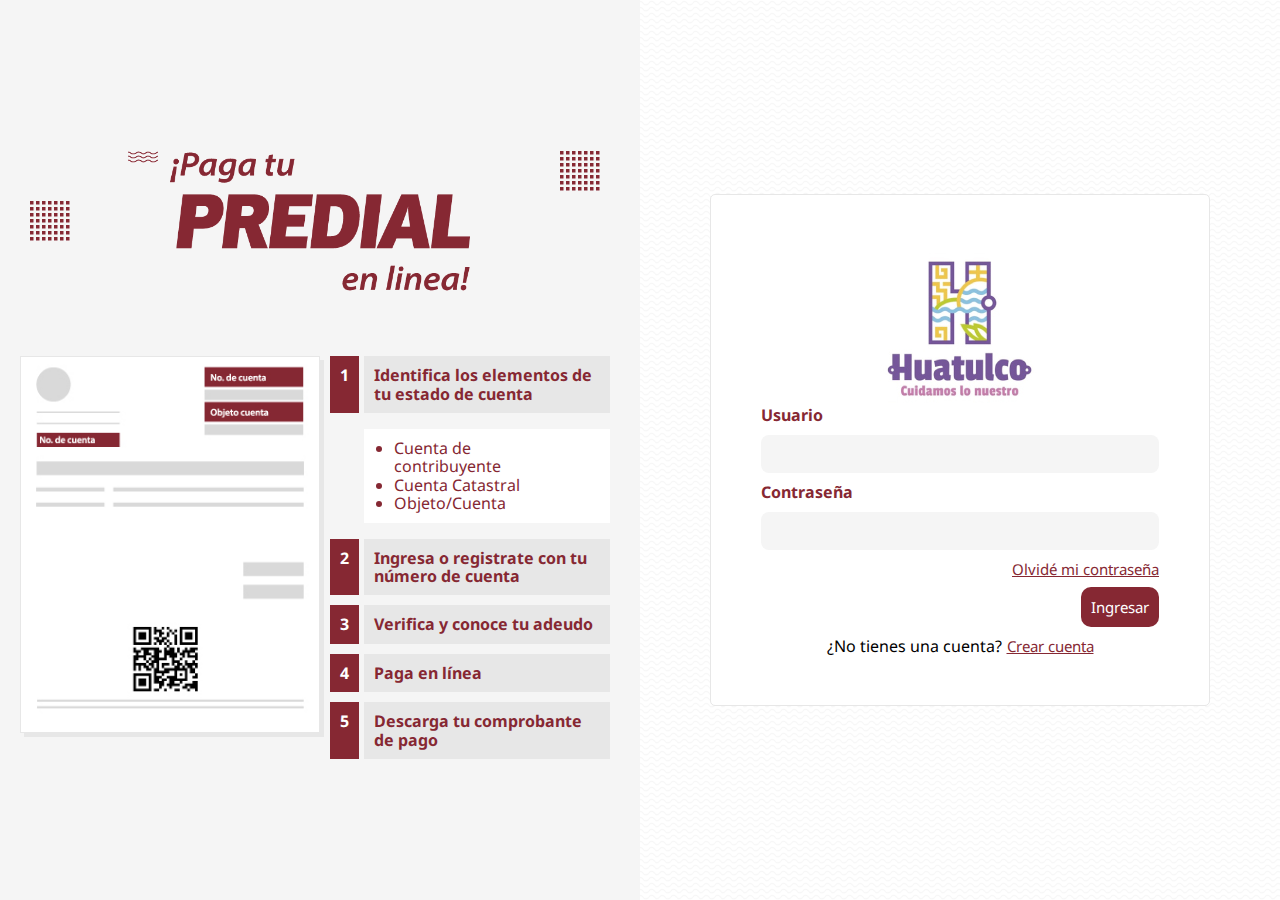
<file: index.html>
<!DOCTYPE html>
<html lang="en">
<head>
  <meta charset="UTF-8">
  <meta http-equiv="X-UA-Compatible" content="IE=edge">
  <meta name="viewport" content="width=device-width, initial-scale=1.0">
  <title>Ingreso</title>
  <link rel="stylesheet" href="css/normalize.css">
  <link rel="stylesheet" href="css/style.css">
  <link rel="preconnect" href="https://fonts.googleapis.com">
  <link rel="preconnect" href="https://fonts.gstatic.com" crossorigin>
  <link href="https://fonts.googleapis.com/css2?family=Noto+Sans:ital,wght@0,4000,700;1,400;1,700&display=swap" rel="stylesheet">
</head>
<body>
  <div class="container">
    <div class="left-container">
      <div>
      <div class="image-container">
        <img src="img/predial.png" class="predial">
        <div class="waves"></div>
        <div class="squares"></div>
        <div class="squares-l"></div>
        <div class="waves-r"></div>
      </div>
      <div class="info">
        <div>
          <img src="img/estado-de-cuenta.jpg" class="estado-de-cuenta">
        </div>
        <div class="indentifica">
          <div class="step">
            <div  class="number">1</div>
            <div class="text"><span>Identifica los elementos de tu estado de cuenta</span>
            </div>
          </div>
          <ul>
            <li>Cuenta de contribuyente</li>
            <li>Cuenta Catastral</li>
            <li>Objeto/Cuenta</li>
          </ul>
          <div class="step">
            <div  class="number">2</div>
            <div class="text"><span>Ingresa o registrate con tu número de cuenta</span></div>
          </div>
          <div class="step">
            <div  class="number">3</div>
            <div class="text"><span>Verifica y conoce tu adeudo</span></div>
          </div>
          <div class="step">
            <div  class="number">4</div>
            <div class="text"><span>Paga en línea</span></div>
          </div>
          <div class="step">
            <div  class="number">5</div>
            <div class="text"><span>Descarga tu comprobante de pago</span></div>
          </div>
        </div>
      </div>
      <div class="steps">
        <div>

        </div>
      </div>
      </div>
    </div>
      <div class="right-container">
        <div class="login">
          <div class="logo-container">
            <img src="img/huatulco.jpg">
          </div>

          <form action="">
          <label for="user">Usuario</label><br>
          <input type="text"><br>
          <label for="password">Contraseña</label><br>
          <input type="password"><br>
          <div>

          </div>
          
          <div style="text-align:right">
            <div>
              <a href="https://ulises-mendez.github.io/pago-municipio/dashboard.html" style="text-align: right; margin:10px 0px">Olvidé mi contraseña</a>
            </div>
            <div style="margin:20px 0px">
              <a href="https://ulises-mendez.github.io/pago-municipio/dashboard.html" class="ingresar">Ingresar</a>
            </div>
          </div>
          <div style="text-align:center;margin-top: 20px;">
            <span style="margin-right: 5px;">¿No tienes una cuenta?</span><a href="/registro">Crear cuenta</a>
          </div>
        </form>
        </div>
        <div>

        </div>
      </div>
  </div>
</body>
</html>
</file>
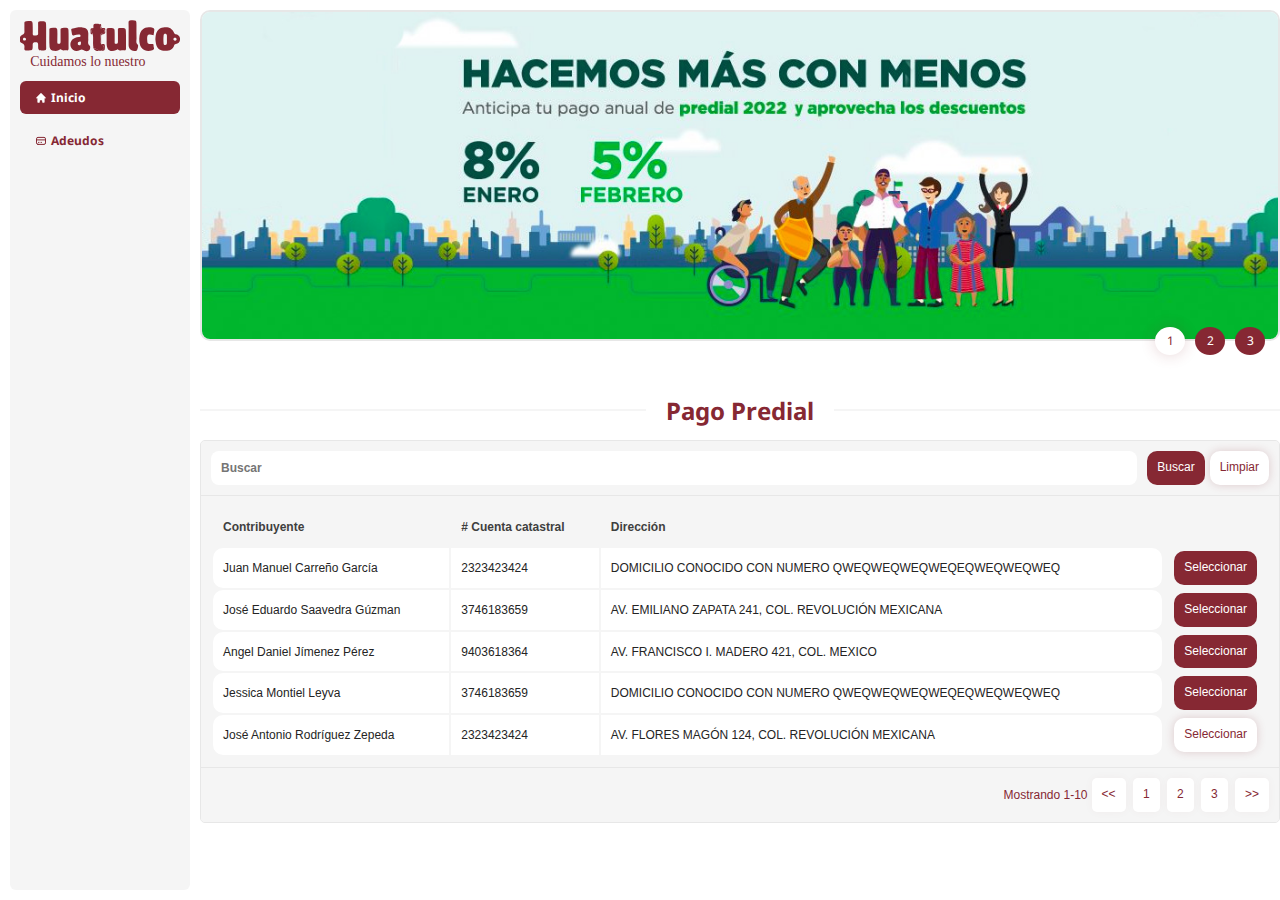
<file: dashboard.html>
<!DOCTYPE html>
<html lang="en">
<head>
  <meta charset="UTF-8">
  <meta http-equiv="X-UA-Compatible" content="IE=edge">
  <meta name="viewport" content="width=device-width, initial-scale=1.0">
  <title>Ingreso</title>
  <link rel="stylesheet" href="css/normalize.css">
  <link rel="stylesheet" href="css/style.css">
  <link rel="preconnect" href="https://fonts.googleapis.com">
<link rel="preconnect" href="https://fonts.gstatic.com" crossorigin>
<link href="https://fonts.googleapis.com/css2?family=Noto+Sans:ital,wght@0,400;0,700;1,400;1,700&display=swap" rel="stylesheet">
</head>
<body>
  <div class="container">
    <div class="sidebar">
      <img src="img/huatulco.svg" class="logo"alt="" srcset="">
      <div class="item active">
        <svg xmlns="http://www.w3.org/2000/svg" class="icon" viewBox="0 0 20 20" fill="currentColor">
          <path d="M10.707 2.293a1 1 0 00-1.414 0l-7 7a1 1 0 001.414 1.414L4 10.414V17a1 1 0 001 1h2a1 1 0 001-1v-2a1 1 0 011-1h2a1 1 0 011 1v2a1 1 0 001 1h2a1 1 0 001-1v-6.586l.293.293a1 1 0 001.414-1.414l-7-7z" />
        </svg>
        <a href="https://ulises-mendez.github.io/pago-municipio/dashboard.html">Inicio</a>
      </div>
      <div class="item">
        <svg xmlns="http://www.w3.org/2000/svg" class="icon" fill="none" viewBox="0 0 24 24" stroke="currentColor">
          <path stroke-linecap="round" stroke-linejoin="round" stroke-width="2" d="M3 10h18M7 15h1m4 0h1m-7 4h12a3 3 0 003-3V8a3 3 0 00-3-3H6a3 3 0 00-3 3v8a3 3 0 003 3z" />
        </svg>
        <a href="https://ulises-mendez.github.io/pago-municipio/pago.html">Adeudos</a>
      </div>
    </div>
    <div class="content">
      <div class="slide">
        <img src="img/cover.jpg" alt="" class="cover">
        <div class="slide-nav">
          <ul>
          <li class="item show">1</li>
          <li class="item">2</li>
          <li class="item">3</li>
          </ul>
        </div>
      </div>
      <div class="title">
        <div class="divider"></div>
        <h1>Pago Predial</h1>
        <div class="divider"></div>
      </div>
      <div class="datagrid">
        <div class="table-options">
          <input type="text" name="" id="" placeholder="Buscar">
          <button class="btn" style="margin-right: 5px;">Buscar</button>
          <button class="btn-info">Limpiar</button>
      </div>
        <table>
        <thead><tr><th >Contribuyente</th><th># Cuenta catastral</th><th>Dirección</th><th></th></tr></thead>
        <tbody style="padding:0px">
        <tr><td>Juan Manuel Carreño García</td><td>2323423424</td><td>DOMICILIO CONOCIDO CON NUMERO QWEQWEQWEQWEQEQWEQWEQWEQ</td><td style="text-align: right;"><button class="btn">Seleccionar</button></td></tr>
        <tr class="alt"><td>José Eduardo Saavedra Gúzman</td><td>3746183659</td><td>AV. EMILIANO ZAPATA 241, COL. REVOLUCIÓN MEXICANA</td><td style="text-align: right;"><button class="btn">Seleccionar</button></td></tr>
        <tr><td>Angel Daniel Jímenez Pérez</td><td>9403618364</td><td>AV. FRANCISCO I. MADERO 421, COL. MEXICO	</td><td style="text-align: right;"><button class="btn">Seleccionar</button></td></tr>
        <tr class="alt"><td>Jessica Montiel Leyva</td><td>3746183659</td><td>DOMICILIO CONOCIDO CON NUMERO QWEQWEQWEQWEQEQWEQWEQWEQ</td><td style="text-align: right;"><button class="btn">Seleccionar</button></td></tr>
        <tr><td>José Antonio Rodríguez Zepeda</td><td>2323423424</td><td>AV. FLORES MAGÓN 124, COL. REVOLUCIÓN MEXICANA</td><td style="text-align: right;"><button class="btn-info">Seleccionar</button></td></tr>
        </tbody>
        </table>
        <div class="table-nav">
          <div>
            <span>Mostrando 1-10</span>
          </div>
          <div>
            <button><<</button>
            <button>1</button>
            <button>2</button>
            <button>3</button>
            <button>>></button>
          </div>
          
      </div>
      </div>
    </div>
  </div>
</body>
</html>
</file>
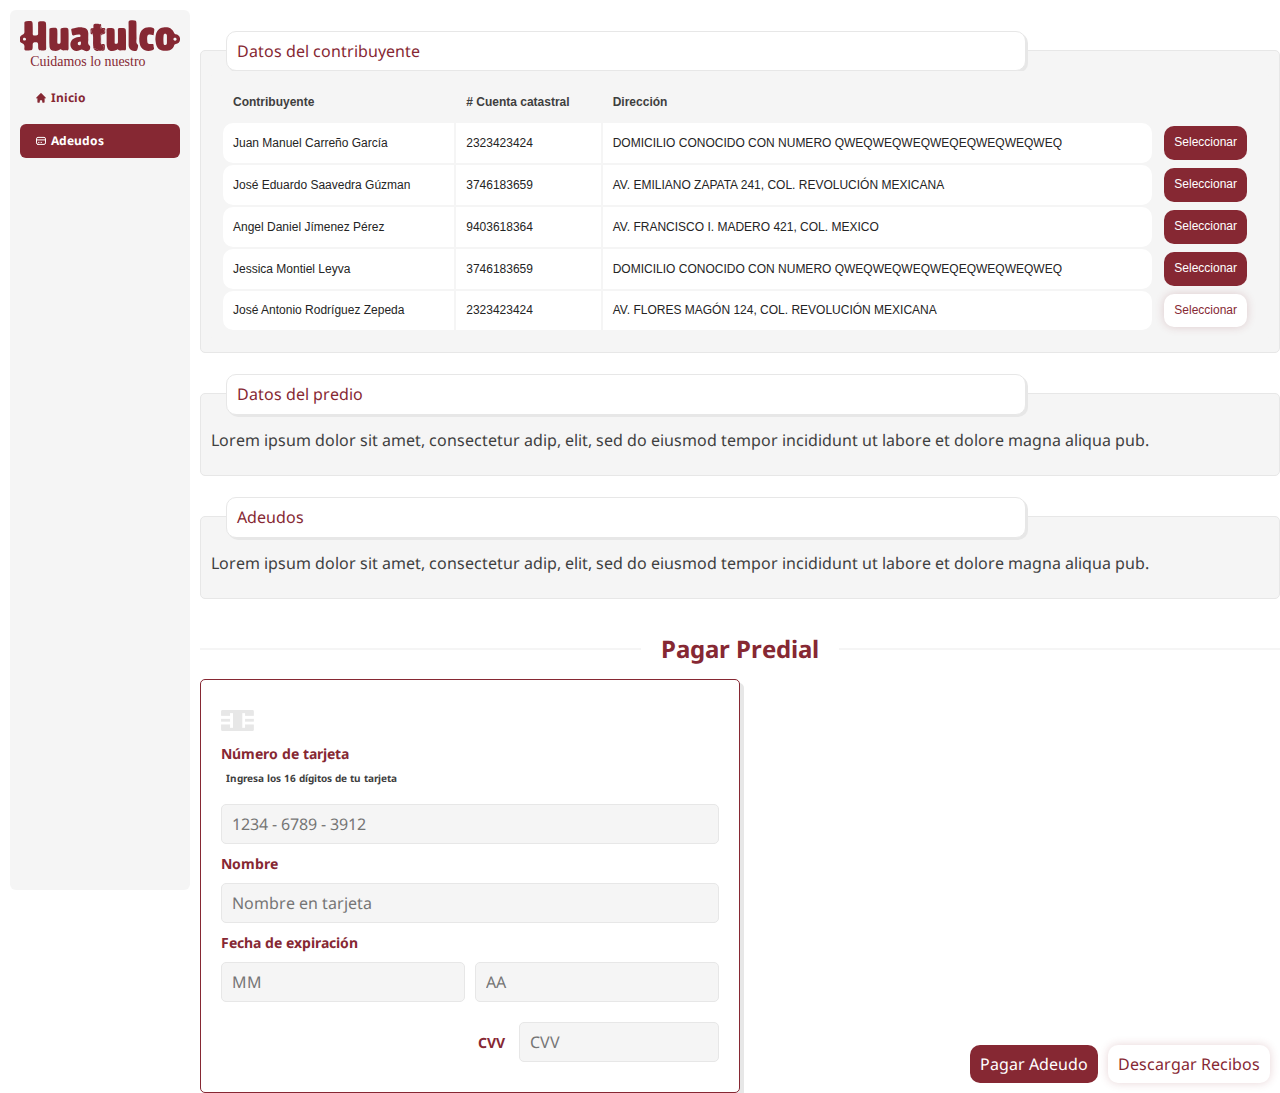
<file: pago.html>
<!DOCTYPE html>
<html lang="en">
<head>
  <meta charset="UTF-8">
  <meta http-equiv="X-UA-Compatible" content="IE=edge">
  <meta name="viewport" content="width=device-width, initial-scale=1.0">
  <title>Ingreso</title>
  <link rel="stylesheet" href="css/normalize.css">
  <link rel="stylesheet" href="css/style.css">
  <link rel="preconnect" href="https://fonts.googleapis.com">
<link rel="preconnect" href="https://fonts.gstatic.com" crossorigin>
<link href="https://fonts.googleapis.com/css2?family=Noto+Sans:ital,wght@0,400;0,700;1,400;1,700&display=swap" rel="stylesheet">
</head>
<body>
  <div class="container">
    <div class="sidebar">
      <img src="img/huatulco.svg" class="logo"alt="" srcset="">
      <div class="item">
        <svg xmlns="http://www.w3.org/2000/svg" class="icon" viewBox="0 0 20 20" fill="currentColor">
          <path d="M10.707 2.293a1 1 0 00-1.414 0l-7 7a1 1 0 001.414 1.414L4 10.414V17a1 1 0 001 1h2a1 1 0 001-1v-2a1 1 0 011-1h2a1 1 0 011 1v2a1 1 0 001 1h2a1 1 0 001-1v-6.586l.293.293a1 1 0 001.414-1.414l-7-7z" />
        </svg>
        <a href="https://ulises-mendez.github.io/pago-municipio/dashboard.html">Inicio</a>
      </div>
      <div class="item active">
        <svg xmlns="http://www.w3.org/2000/svg" class="icon" fill="none" viewBox="0 0 24 24" stroke="currentColor">
          <path stroke-linecap="round" stroke-linejoin="round" stroke-width="2" d="M3 10h18M7 15h1m4 0h1m-7 4h12a3 3 0 003-3V8a3 3 0 00-3-3H6a3 3 0 00-3 3v8a3 3 0 003 3z" />
        </svg>
        <a href="https://ulises-mendez.github.io/pago-municipio/pago.html">Adeudos</a>
      </div>
    </div>
    <div class="content">      
      <div class="box">
        <div class="box-header"><span>Datos del contribuyente</span></div>
        <div class="datagrid" style="border:none">
          <table>
          <thead><tr><th >Contribuyente</th><th># Cuenta catastral</th><th>Dirección</th><th></th></tr></thead>
          <tbody style="padding:0px">
          <tr><td>Juan Manuel Carreño García</td><td>2323423424</td><td>DOMICILIO CONOCIDO CON NUMERO QWEQWEQWEQWEQEQWEQWEQWEQ</td><td style="text-align: right;"><button class="btn">Seleccionar</button></td></tr>
          <tr class="alt"><td>José Eduardo Saavedra Gúzman</td><td>3746183659</td><td>AV. EMILIANO ZAPATA 241, COL. REVOLUCIÓN MEXICANA</td><td style="text-align: right;"><button class="btn">Seleccionar</button></td></tr>
          <tr><td>Angel Daniel Jímenez Pérez</td><td>9403618364</td><td>AV. FRANCISCO I. MADERO 421, COL. MEXICO	</td><td style="text-align: right;"><button class="btn">Seleccionar</button></td></tr>
          <tr class="alt"><td>Jessica Montiel Leyva</td><td>3746183659</td><td>DOMICILIO CONOCIDO CON NUMERO QWEQWEQWEQWEQEQWEQWEQWEQ</td><td style="text-align: right;"><button class="btn">Seleccionar</button></td></tr>
          <tr><td>José Antonio Rodríguez Zepeda</td><td>2323423424</td><td>AV. FLORES MAGÓN 124, COL. REVOLUCIÓN MEXICANA</td><td style="text-align: right;"><button class="btn-info">Seleccionar</button></td></tr>
          </tbody>
          </table>
        </div>

      </div>
      <div class="box">
        <div class="box-header"><span>Datos del predio</span></div>
        <div class="box-content">
            <p>Lorem ipsum dolor sit amet, consectetur adip, elit, sed do eiusmod tempor incididunt ut labore et dolore magna aliqua pub.</p>
        </div>
      </div>
      <div class="box">
        <div class="box-header"><span>Adeudos</span></div>
        <div class="box-content">
            <p>Lorem ipsum dolor sit amet, consectetur adip, elit, sed do eiusmod tempor incididunt ut labore et dolore magna aliqua pub.</p>
        </div>
      </div>
      <div class="title">
        <div class="divider"></div>
        <h1>Pagar Predial</h1>
        <div class="divider"></div>
      </div>
      <div style="display:flex">
        <div class="card">
          <div>
            <img src="img/chip.png" class="chip">
          </div>
          <label>Número de tarjeta</label>
          <br>
          <p class="label-info">Ingresa los 16 dígitos de tu tarjeta</p>
          <input  placeholder="1234 - 6789 - 3912" type="text">
          <label for="">Nombre</label>
          <br>
          <input type="text" placeholder="Nombre en tarjeta">
          <label for="">Fecha de expiración</label>
          <div style="display:flex">
            <input type="text" placeholder="MM">
            <input type="text" placeholder="AA" style="margin-left:10px">
          </div>
          <div style="display:flex;justify-content:end">
            <div>
              <label for="">CVV</label>
              <input type="text" placeholder="CVV" style="margin-left:10px;width:200px">
            </div>
            
          </div>

        </div>
        <div style="width:50%;padding:10px; text-align:right;display:flex;align-items:flex-end;justify-content: end;">
            <button class="btn" style="margin-right: 10px;">Pagar Adeudo</button>
            <button class="btn-info">Descargar Recibos</button>
        </div>
      </div>
    </div>
  </div>
</body>
</html>
</file>
<file: css/style.css>
*{
  box-sizing: border-box;
}
body {
  font-family: "Noto Sans", sans-serif;
}
h1{
  font-size: 24px;
  color:#862833;
}
h2{
  font-size: 20px;
  color:#862833;
}
.container {
  width: 100%;
  height: 100vh;
  display: flex;
}
/* LOGIN */
.left-container {
  width: 50%;
  height: 100%;
  background-color: #f5f5f5;
  display: flex;
  align-items: center;
  justify-content: center;
}
.right-container {
  width: 50%;
  height: 100%;
  display: flex;
  align-items: center;
  justify-content: center;
  background-image: url('../img/pattern2.png');
  background-size:22px 6px;
}
.login input {
  box-sizing: border-box;
  background-color: #f5f5f5;
  border: none;
  padding: 5px;
  border-radius: 8px;
  width: 100%;
  margin: 10px 0px;
  padding:10px  
}
.image-container {
  width: 100%;
  text-align: center;
  margin: 40px 0px;
  position: relative;
}
.predial{
  width: 300px;
}
.login{
  background-color: #fff;
  padding: 50px;
  border-radius: 5px;
  border: 1px solid #e7e7e7;
  width: 100%;
  max-width: 500px;
  margin: auto;
}
.login button{
  margin-top:20px;
  cursor: pointer;
  background-color: #862833;
  color: #fff;
  padding: 10px;
  border-radius: 10px;
  border: none;
}
.logo-container{
  text-align: center;
}
.dots{
  position: absolute;
  right: 40px;
  top: 0;
  height: 100px;
  width: 100px;
  background-image: radial-gradient(#862833 2px,transparent 0);
  background-size: 12px 12px;
  background-position: 0 0,7px 7px;
}
.waves{
  position: absolute;
  left: 20%;
  top: 0;
  height: 12px;
  width:  30px;
  background-image: url('../img/wave.png');
}
.squares{
  position: absolute;
  right: 40px;
  top: 0;
  height: 40px;
  width:  40px;
  background-image:
    repeating-linear-gradient(90deg, transparent 0, transparent 3px, #f5f5f5 4px, #f5f5f5 6px),
    repeating-linear-gradient(180deg, #862833 0, #862833 3px, transparent 4px, transparent 6px);
}
.squares-l{
  position: absolute;
  top:50px;
  left: 30px;
  height: 40px;
  width:  40px;
  background-image:
    repeating-linear-gradient(90deg, transparent 0, transparent 3px, #f5f5f5 4px, #f5f5f5 6px),
    repeating-linear-gradient(180deg, #862833 0, #862833 3px, transparent 4px, transparent 6px);
}
.estado-de-cuenta {
  width: 300px;
  box-shadow: 4px 4px #e7e7e7;
  border:1px solid #e7e7e7;
}
.info {
  padding: 20px;
  width: 100%;
  display:flex;
}
.info .indentifica{
  margin:0px 10px;
}
.info .step{
  display:flex;
  margin-bottom: 10px;
}
.info ul{
  background: white;
  margin-left: 34px;
  padding: 10px 30px;
  color: #852833;
}
.step .number{
  background-color: #862833;
  color:white;
  padding: 10px;
  margin-right:5px;
  font-weight: 700;
}
.step .text{
  padding:10px;
  color: #862833;
  background: #e7e7e7;
  width:100%;
  display:flex;
  align-items: center;
  justify-content: left;
  font-weight: 700;
}
.btn {
  cursor: pointer;
  background-color: #862833;
  color: #fff;
  padding: 10px;
  border-radius: 10px;
  border: none;
}
.ingresar {
  cursor: pointer;
  background-color: #862833;
  color: #fff;
  padding: 10px;
  border-radius: 10px;
  border: none;
  text-decoration: none;
}
.btn-info {
  cursor: pointer;
  color: #862833;
  padding: 10px;
  border-radius: 10px;
  border:none;
  background-color: #fff;
  box-shadow: 0 0 10px rgba(134, 40, 51, .2);;
}
.sidebar {
  width: 180px;
  padding:10px;
  background-color: #f5f5f5;
  margin:10px;
  border-radius: 6px;
}
.logo {
  width: 160px;
  border-radius: 5px;
}
.item{
  display: flex;
  color: #862833;
  margin: 10px 0px;
  padding:10px 15px;
  border-radius: 6px;
}
.content{
  width:100%;
  max-width: 1200px;
  margin: 10px auto;

}
.cover{
  width:100%;
  max-width: 1200px;
  border-radius: 10px;
  border:2px solid #e7e7e7;
}
.active {
  background-color: #862833;
  color:white;
}
.active a{
  color:white;
}
.item .icon{
  width:12px;
  margin-right:4px;
}
.item a{
  font-weight: bold;
  font-size: 12px;
  text-decoration: none;
}
a {
  color: #862833;
  font-size: 15px;
}
label {
  color: #862833;
  font-weight: 700;
}
.box{
  width:100%;
  background:#f5f5f5;
  border:1px solid #e7e7e7;
  margin: 40px auto 20px auto;
  border-radius:5px;
  padding:10px;
}
.box-header {
  margin-left: 15px;
  max-width: 800px;
  cursor: pointer;
  color: #862833;
  padding: 10px;
  border-radius: 10px;
  border:none;
  background-color: #fff;
  margin-top: -30px;
  box-shadow: 2px 2px #e7e7e7;
  border: 1px solid #e7e7e7;
}
.box-content{
  color:#3f3f3f;
}
.title{
  display: flex;
  align-items: center;
  text-align: center;
  white-space: nowrap;
}
.title h1{
  display: inline-block;
  padding:0px 20px;
}
.divider{
  width:100%;
  height:2px;
  background-color: #f5f5f5;
}
/* ----------
  SLIDER
   ----------
*/
.slide-nav{
  margin-top:-44px;
  margin-right: 15px;
}
.slide-nav ul{
  text-align:right;
  display:flex;
  justify-content:right;
}
.slide-nav .item{
  background-color: #862833;
  color:white;
  width:20px;
  height:28px;
  border-radius:50%;
  margin-left: 10px;
  line-height: 0;
  font-size:12px;
  display:flex;
  justify-content:center;
  align-items:center;
  cursor:pointer;
}
.slide-nav .show{
  background: white;
  color: rgb(134, 40, 51);
  box-shadow: 0 0 15px rgba(134, 40, 51, .2);;
}

/* =================================================================
    TABLE
*/
/* OPTIONS */
.table-options {
  background-color: #f5f5f5;
  display: flex;
  padding: 10px 10px;
  border-bottom: 1px solid #e7e7e7;
}
.table-nav {
  background-color: #f5f5f5;
  display: flex;
  justify-content: end;
  align-items: center;
  padding: 10px 10px;
  border-top: 1px solid #e7e7e7;
  color: #862833;
}
.table-nav button {
    color: #862833;
    padding: 10px;
    border-radius: 5px;
    border:none;
    margin-left: 4px;
    background-color: #fff;
    box-shadow: 0 0 10px rgba(134, 40, 51, .04);;
}
.table-options input[type="text"]{
  background-color: #fff;
  line-height: 0!important;
  box-sizing: border-box;
  border: none;
  color:#862833;
  border-radius: 8px;
  width: 100%;
  margin-right: 10px;
  padding: 0px 10px;
  font-weight: 700;
}
.table-options input[type="text"]:focus-visible{
  outline-color: #862833;
}

.datagrid table {
  text-align: left;
  width: 100%;
  padding:10px;
}
.datagrid {
  font: normal 12px/150% Arial, Helvetica, sans-serif;
  background: #f5f5f5;
  overflow: hidden;
  -webkit-border-radius: 5px;
  -moz-border-radius: 5px;
  border-radius: 5px;
  border: 1px solid #e7e7e7;
}
.datagrid table td,
.datagrid table th {
  padding: 3px 10px;
}
.datagrid table thead th {
  color: #3f3f3f;
  font-size: 12px;
  font-weight: 700;

  padding:10px 10px;
}
.datagrid table thead th:first-child {
  border: none;
}
.datagrid table thead th:last-child {
  border: none;
}
.datagrid table tbody td {
  color: #242424;
  font-size: 12px;
  font-weight: normal;
  
}

.datagrid table tbody td:first-child {
  border-radius: 10px 0px 0px 10px;
}
.datagrid table tbody td:last-child {
  border-left: none;
  background-color: #f5f5f5;
  width:80px;
}
.datagrid table tbody td:nth-last-child(2) {
  border-radius: 0px 10px 10px 0px;
}
.datagrid table tbody tr{
  background-color: white;
}

.datagrid table tbody tr:last-child td {
  border-bottom: none;
}
.datagrid table tfoot td div {
  margin-top: 10px;
  border-top: 1px solid #e7e7e7;;
  background: #f5f5f5;
}
.datagrid table tfoot td {
  padding: 0;
  font-size: 12px;
}
.datagrid table tfoot td div {
  padding: 2px;
}
.datagrid table tfoot td ul {
  margin: 0;
  padding: 0;
  list-style: none;
  text-align: right;
}
.datagrid table tfoot li {
  display: inline;
}
.datagrid table tfoot li a {
  text-decoration: none;
  display: inline-block;
  padding: 2px 8px;
  margin: 1px;
  color: #ffffff;
  border: 1px solid #862833;
  -webkit-border-radius: 3px;
  -moz-border-radius: 3px;
  border-radius: 3px;
  background: -webkit-gradient(
    linear,
    left top,
    left bottom,
    color-stop(0.05, #862833),
    color-stop(1, #862833)
  );
  background: -moz-linear-gradient(center top, #862833 5%, #862833 100%);
  filter: progid:DXImageTransform.Microsoft.gradient(startColorstr='#862833', endColorstr='#862833');
  background-color: #862833;
}
.datagrid table tfoot ul.active,
.datagrid table tfoot ul a:hover {
  text-decoration: none;
  border-color: #000000;
  color: #ffffff;
  background: none;
  background-color: #ffffff;
}
/**
* PAYMENTS
*/
.card{
  width: 50%;
  box-shadow: 4px 4px #e7e7e7;
  border:1px solid #862833;
  padding:20px;
  border-radius: 5px;
  color:#3f3f3f;
  font-weight: 700;
}
.chip{
  width: 33px;
  margin:10px 0px;
}
.card label{
  color:#862833;
  font-size: 14px;
}
.card input{
  width: 100%;
  padding:5px;
  background-color: #f5f5f5;
  border:1px solid #e7e7e7;
  border-radius: 5px;
  margin: 10px 0px;
  padding:10px;
}
.label-info{
  font-size:10px;
  margin:10px 5px;
}
input:focus-visible{
  outline-color: #862833;
}
</file>
